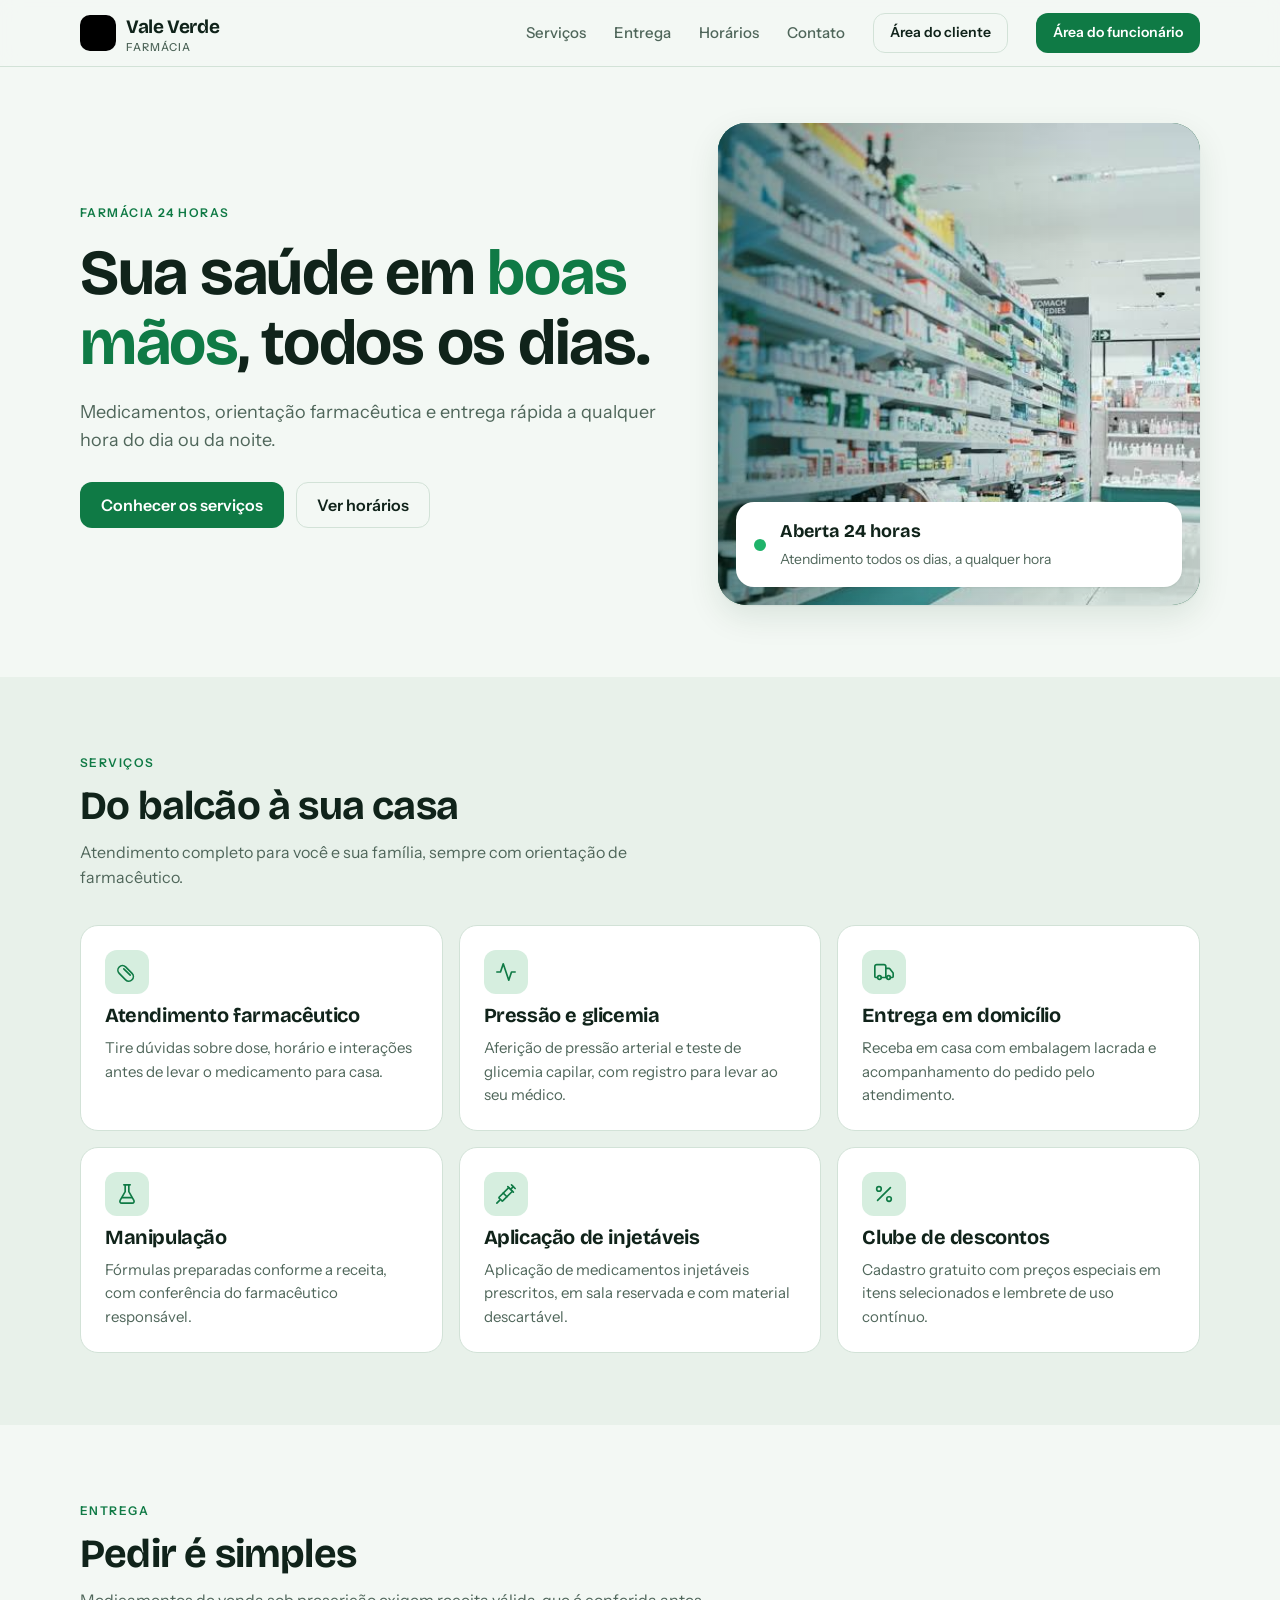
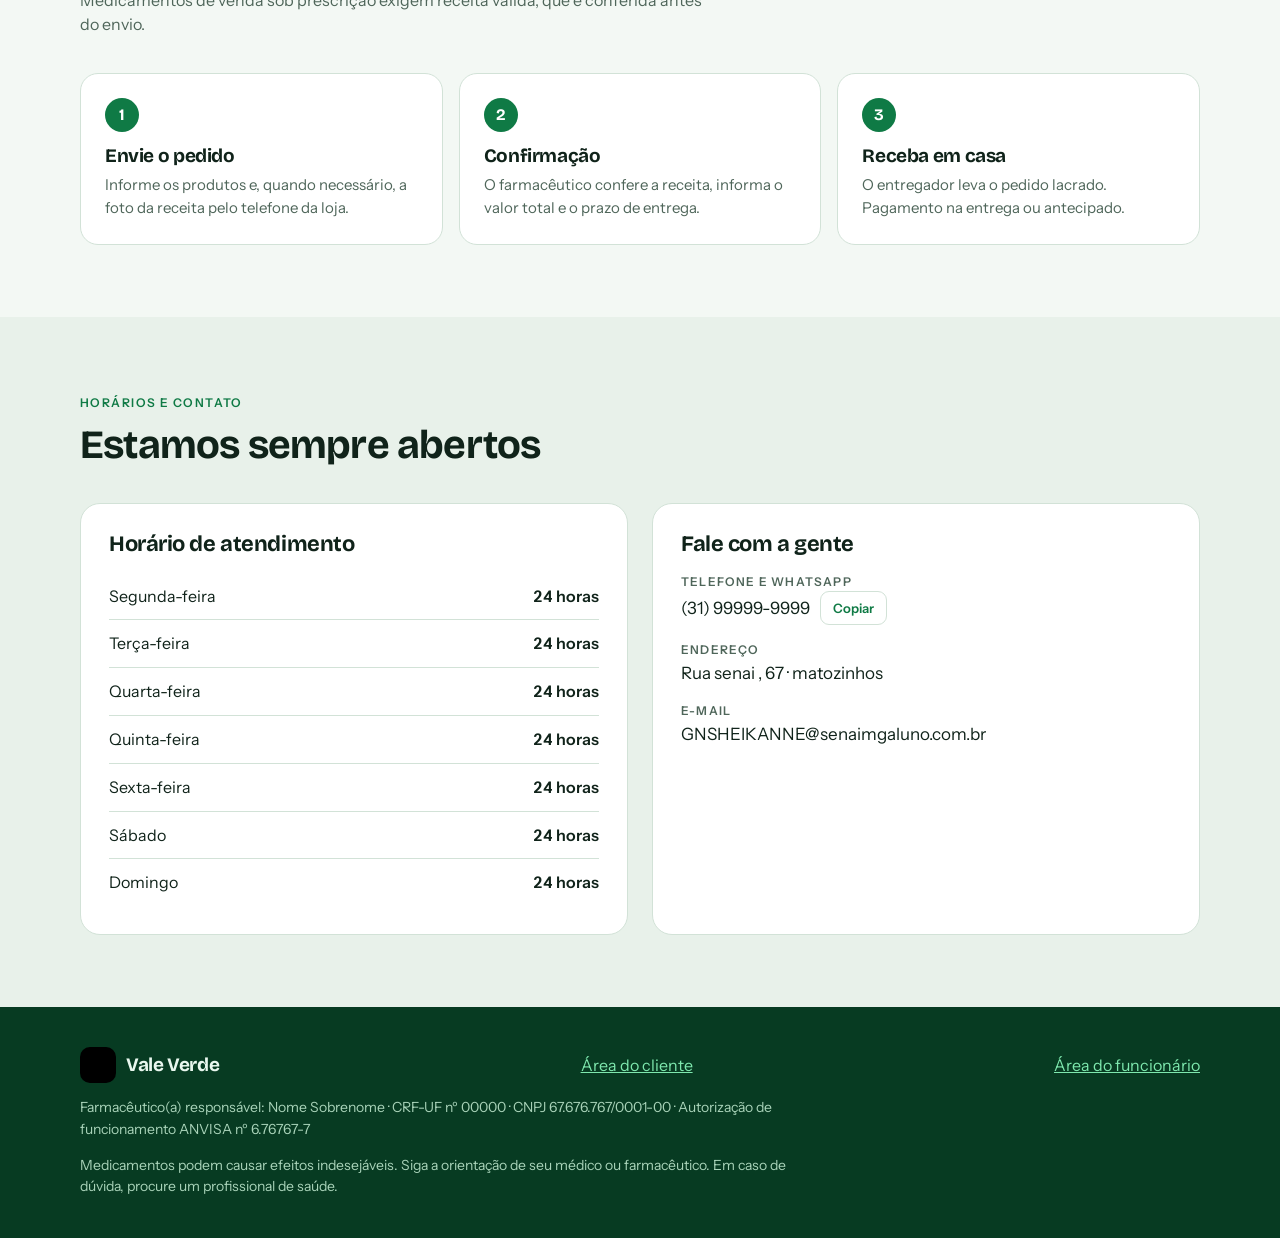
<file: index.html>
<!DOCTYPE html>
<html lang="pt-BR">
<head>
  <meta charset="UTF-8">
  <meta name="viewport" content="width=device-width, initial-scale=1.0">
  <title>Início | Farmácia Vale Verde</title>
  <link rel="preconnect" href="https://fonts.googleapis.com">
  <link rel="preconnect" href="https://fonts.gstatic.com" crossorigin>
  <link href="https://fonts.googleapis.com/css2?family=Bricolage+Grotesque:opsz,wght@12..96,500;12..96,700&family=Instrument+Sans:wght@400;500;600&display=swap" rel="stylesheet">
  <link rel="stylesheet" href="style.css">
  <script src="script.js" defer></script>
</head>
<body>
<svg width="0" height="0" style="position:absolute" aria-hidden="true">
  <symbol id="mark" viewBox="0 0 40 40">
    <rect class="m-bg" width="40" height="40" rx="11"></rect>
    <path class="m-cross" d="M17 9h6v8h8v6h-8v8h-6v-8H9v-6h8z"></path>
  </symbol>
</svg>
<div id="view-inicio">
  <header class="site-header">
    <div class="wrap">
      <a class="logo" href="index.html" aria-label="Farmácia Vale Verde, início">
        <svg aria-hidden="true"><use href="#mark"></use></svg>
        <span>Vale Verde<small>Farmácia</small></span>
      </a>
      <nav class="nav" aria-label="Principal">
        <a class="link" href="#servicos">Serviços</a>
        <a class="link" href="#entrega">Entrega</a>
        <a class="link" href="#horarios">Horários</a>
        <a class="link" href="#contato">Contato</a>
        <a class="btn btn-ghost btn-sm" href="cliente.html">Área do cliente</a>
        <a class="btn btn-primary btn-sm" href="funcionario.html">Área do funcionário</a>
      </nav>
    </div>
  </header>

  <main>
    <section class="hero">
      <div class="wrap">
        <div>
          <span class="eyebrow">Farmácia 24 horas</span>
          <h1>Sua saúde em <em>boas mãos</em>, todos os dias.</h1>
          <p class="lead">Medicamentos, orientação farmacêutica e entrega rápida a qualquer hora do dia ou da noite.</p>
          <div class="actions">
            <a class="btn btn-primary" href="#servicos">Conhecer os serviços</a>
            <a class="btn btn-ghost" href="#horarios">Ver horários</a>
          </div>
        </div>
        <div class="hero-art hero-photo" aria-hidden="true">
          <img src="farmacia.jpg" alt="Corredor de uma farmácia com prateleiras de medicamentos">
          <div class="status-card" role="status">
            <span class="pulse" id="pulse"></span>
            <div>
              <strong id="open-title">Aberta 24 horas</strong>
              <span id="open-sub">Atendimento todos os dias, a qualquer hora</span>
            </div>
          </div>
        </div>
      </div>
    </section>

    <section class="section alt" id="servicos">
      <div class="wrap">
        <div class="section-head">
          <span class="eyebrow">Serviços</span>
          <h2>Do balcão à sua casa</h2>
          <p>Atendimento completo para você e sua família, sempre com orientação de farmacêutico.</p>
        </div>
        <div class="grid-services">
          <article class="service">
            <div class="ico"><svg viewBox="0 0 24 24"><path d="M10.5 20.5 3.5 13.5a4.95 4.95 0 0 1 7-7l7 7a4.95 4.95 0 0 1-7 7Z"/><path d="m8.5 8.5 7 7"/></svg></div>
            <h3>Atendimento farmacêutico</h3>
            <p>Tire dúvidas sobre dose, horário e interações antes de levar o medicamento para casa.</p>
          </article>
          <article class="service">
            <div class="ico"><svg viewBox="0 0 24 24"><path d="M22 12h-4l-3 9L9 3l-3 9H2"/></svg></div>
            <h3>Pressão e glicemia</h3>
            <p>Aferição de pressão arterial e teste de glicemia capilar, com registro para levar ao seu médico.</p>
          </article>
          <article class="service">
            <div class="ico"><svg viewBox="0 0 24 24"><path d="M14 18V6a2 2 0 0 0-2-2H4a2 2 0 0 0-2 2v11a1 1 0 0 0 1 1h2"/><path d="M15 18H9"/><path d="M19 18h2a1 1 0 0 0 1-1v-3.65a1 1 0 0 0-.22-.624l-3.48-4.35A1 1 0 0 0 17.52 8H14"/><circle cx="17" cy="18" r="2"/><circle cx="7" cy="18" r="2"/></svg></div>
            <h3>Entrega em domicílio</h3>
            <p>Receba em casa com embalagem lacrada e acompanhamento do pedido pelo atendimento.</p>
          </article>
          <article class="service">
            <div class="ico"><svg viewBox="0 0 24 24"><path d="M10 2v7.5L4.5 19a2 2 0 0 0 1.7 3h11.6a2 2 0 0 0 1.7-3L14 9.5V2"/><path d="M8.5 2h7"/><path d="M7 16h10"/></svg></div>
            <h3>Manipulação</h3>
            <p>Fórmulas preparadas conforme a receita, com conferência do farmacêutico responsável.</p>
          </article>
          <article class="service">
            <div class="ico"><svg viewBox="0 0 24 24"><path d="m18 2 4 4"/><path d="m17 7 3-3"/><path d="M19 9 8.7 19.3a1 1 0 0 1-1.4 0L4.7 16.7a1 1 0 0 1 0-1.4L15 5"/><path d="m9 11 4 4"/><path d="m5 19-3 3"/><path d="m14 4 6 6"/></svg></div>
            <h3>Aplicação de injetáveis</h3>
            <p>Aplicação de medicamentos injetáveis prescritos, em sala reservada e com material descartável.</p>
          </article>
          <article class="service">
            <div class="ico"><svg viewBox="0 0 24 24"><path d="m19 5-14 14"/><circle cx="6.5" cy="6.5" r="2.5"/><circle cx="17.5" cy="17.5" r="2.5"/></svg></div>
            <h3>Clube de descontos</h3>
            <p>Cadastro gratuito com preços especiais em itens selecionados e lembrete de uso contínuo.</p>
          </article>
        </div>
      </div>
    </section>

    <section class="section" id="entrega">
      <div class="wrap">
        <div class="section-head">
          <span class="eyebrow">Entrega</span>
          <h2>Pedir é simples</h2>
          <p>Medicamentos de venda sob prescrição exigem receita válida, que é conferida antes do envio.</p>
        </div>
        <ol class="steps">
          <li>
            <h3>Envie o pedido</h3>
            <p>Informe os produtos e, quando necessário, a foto da receita pelo telefone da loja.</p>
          </li>
          <li>
            <h3>Confirmação</h3>
            <p>O farmacêutico confere a receita, informa o valor total e o prazo de entrega.</p>
          </li>
          <li>
            <h3>Receba em casa</h3>
            <p>O entregador leva o pedido lacrado. Pagamento na entrega ou antecipado.</p>
          </li>
        </ol>
      </div>
    </section>

    <section class="section alt" id="horarios">
      <div class="wrap">
        <div class="section-head">
          <span class="eyebrow">Horários e contato</span>
          <h2>Estamos sempre abertos</h2>
        </div>
        <div class="split">
          <div class="panel" id="contato">
            <h3>Horário de atendimento</h3>
            <table class="hours" id="hours-table">
              <tbody>
                <tr data-d="1"><td>Segunda-feira</td><td>24 horas</td></tr>
                <tr data-d="2"><td>Terça-feira</td><td>24 horas</td></tr>
                <tr data-d="3"><td>Quarta-feira</td><td>24 horas</td></tr>
                <tr data-d="4"><td>Quinta-feira</td><td>24 horas</td></tr>
                <tr data-d="5"><td>Sexta-feira</td><td>24 horas</td></tr>
                <tr data-d="6"><td>Sábado</td><td>24 horas</td></tr>
                <tr data-d="0"><td>Domingo</td><td>24 horas</td></tr>
              </tbody>
            </table>
          </div>
          <div class="panel">
            <h3>Fale com a gente</h3>
            <dl class="contact-list">
              <div>
                <dt>Telefone e WhatsApp</dt>
                <dd class="copy-row" style="margin:0"><span class="v" id="fone">(31) 99999-9999</span><button class="copy-btn" type="button" id="copy-fone">Copiar</button></dd>
              </div>
              <div>
                <dt>Endereço</dt>
                <dd class="v" style="margin:0">Rua senai , 67 · matozinhos</dd>
              </div>
              <div>
                <dt>E-mail</dt>
                <dd class="v" style="margin:0">GNSHEIKANNE@senaimgaluno.com.br</dd>
              </div>
            </dl>
          </div>
        </div>
      </div>
    </section>
  </main>

  <footer class="site-footer">
    <div class="wrap">
      <div class="foot-row">
        <a class="logo" href="index.html" style="color:var(--deep-fg)">
          <svg aria-hidden="true"><use href="#mark"></use></svg>
          <span>Vale Verde</span>
        </a>
        <a href="cliente.html">Área do cliente</a>
        <a href="funcionario.html">Área do funcionário</a>
      </div>
      <p>Farmacêutico(a) responsável: Nome Sobrenome · CRF-UF nº 00000 · CNPJ 67.676.767/0001-00 · Autorização de funcionamento ANVISA nº 6.76767-7</p>
      <p>Medicamentos podem causar efeitos indesejáveis. Siga a orientação de seu médico ou farmacêutico. Em caso de dúvida, procure um profissional de saúde.</p>
    </div>
  </footer>
</div>

<!-- ============ LOGIN DOS FUNCIONÁRIOS ============ -->
</body>
</html>
</file>
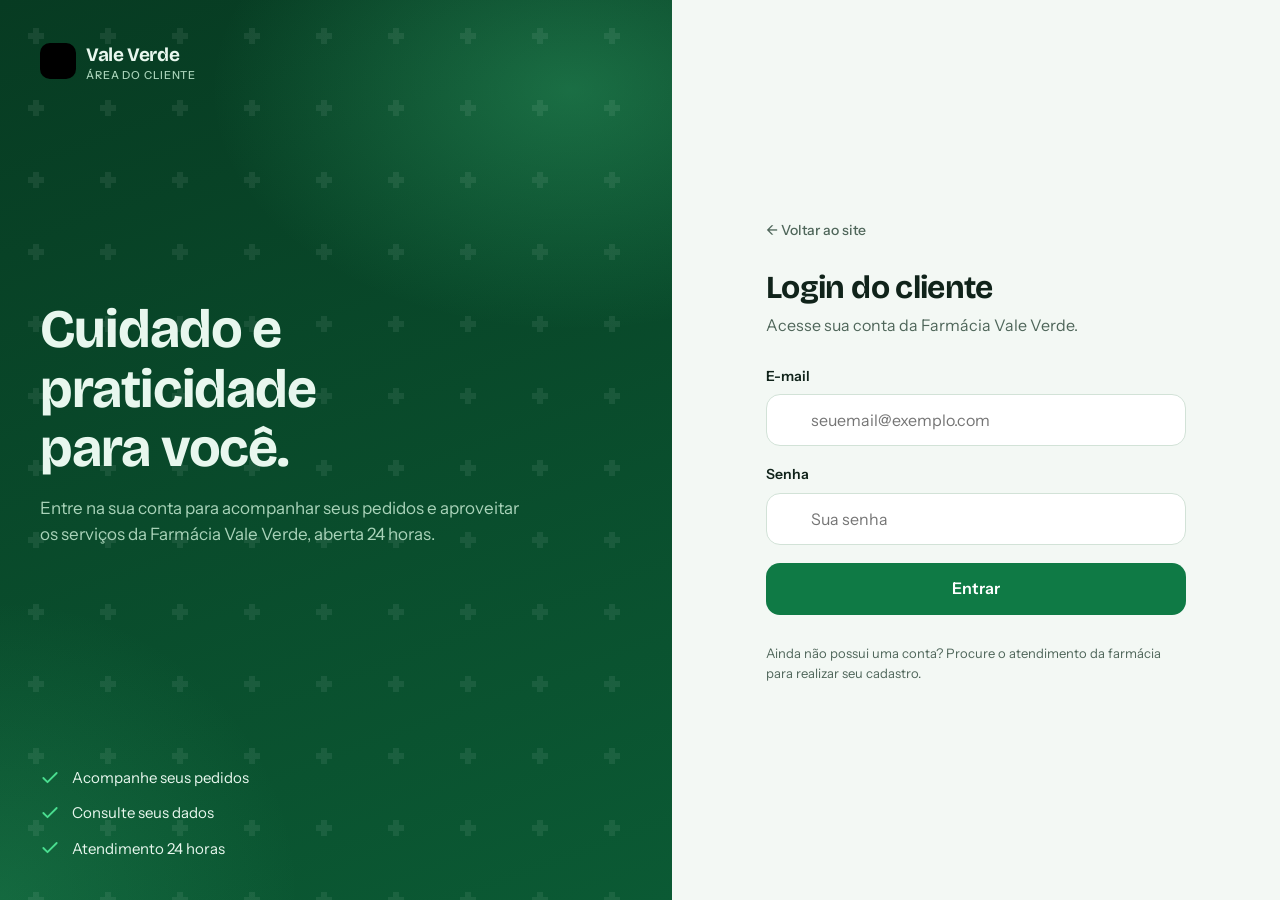
<file: cliente.html>
<!DOCTYPE html>
<html lang="pt-BR">
<head>
  <meta charset="UTF-8">
  <meta name="viewport" content="width=device-width, initial-scale=1.0">
  <title>Área do cliente | Farmácia Vale Verde</title>
  <link rel="preconnect" href="https://fonts.googleapis.com">
  <link rel="preconnect" href="https://fonts.gstatic.com" crossorigin>
  <link href="https://fonts.googleapis.com/css2?family=Bricolage+Grotesque:opsz,wght@12..96,500;12..96,700&family=Instrument+Sans:wght@400;500;600&display=swap" rel="stylesheet">
  <link rel="stylesheet" href="style.css">
  <script src="script.js" defer></script>
</head>
<body>
<svg width="0" height="0" style="position:absolute" aria-hidden="true">
  <symbol id="mark" viewBox="0 0 40 40">
    <rect class="m-bg" width="40" height="40" rx="11"></rect>
    <path class="m-cross" d="M17 9h6v8h8v6h-8v8h-6v-8H9v-6h8z"></path>
  </symbol>
</svg>
<div id="view-cliente" class="login">
  <aside class="login-brand">
    <a class="logo" href="index.html"><svg aria-hidden="true"><use href="#mark"></use></svg><span>Vale Verde<small>Área do cliente</small></span></a>
    <div>
      <h1>Cuidado e praticidade para você.</h1>
      <p class="lede">Entre na sua conta para acompanhar seus pedidos e aproveitar os serviços da Farmácia Vale Verde, aberta 24 horas.</p>
    </div>
    <ul class="points">
      <li><svg viewBox="0 0 24 24"><path d="M20 6 9 17l-5-5"/></svg>Acompanhe seus pedidos</li>
      <li><svg viewBox="0 0 24 24"><path d="M20 6 9 17l-5-5"/></svg>Consulte seus dados</li>
      <li><svg viewBox="0 0 24 24"><path d="M20 6 9 17l-5-5"/></svg>Atendimento 24 horas</li>
    </ul>
  </aside>
  <div class="login-side">
    <div class="login-card">
      <a class="back-link" href="index.html">← Voltar ao site</a>
      <h2>Login do cliente</h2>
      <p class="sub">Acesse sua conta da Farmácia Vale Verde.</p>
      <form id="customer-login-form">
        <div class="field"><label for="cliente-email">E-mail</label><div class="control"><input id="cliente-email" type="email" required autocomplete="email" placeholder="seuemail@exemplo.com"></div></div>
        <div class="field"><label for="cliente-senha">Senha</label><div class="control"><input id="cliente-senha" type="password" required minlength="6" autocomplete="current-password" placeholder="Sua senha"></div></div>
        <button class="btn btn-primary" type="submit">Entrar</button>
        <p class="form-message" id="customer-login-message" role="status"></p>
      </form>
      <p class="login-foot">Ainda não possui uma conta? Procure o atendimento da farmácia para realizar seu cadastro.</p>
    </div>
  </div>
</div>


</body>
</html>
</file>
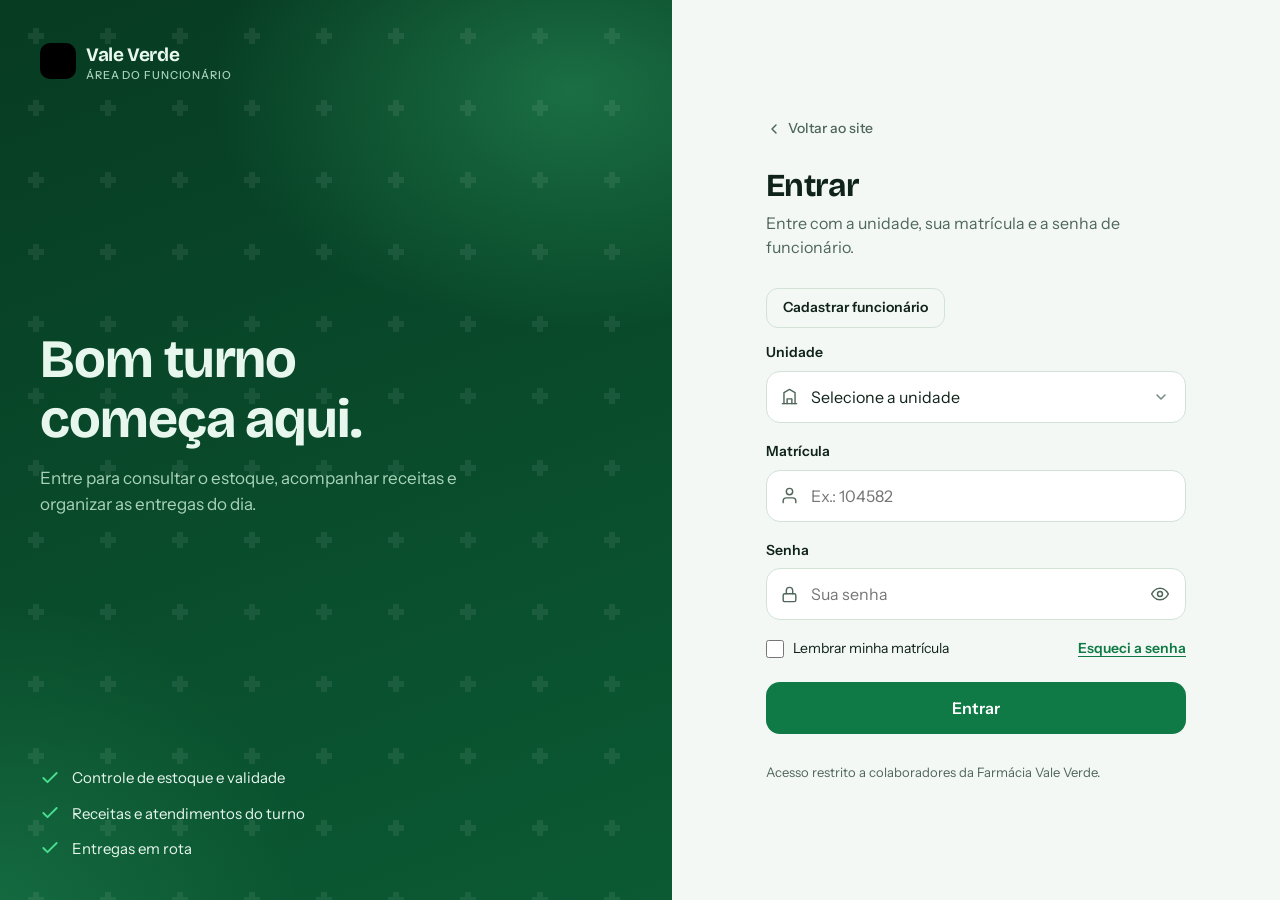
<file: funcionario.html>
<!DOCTYPE html>
<html lang="pt-BR">
<head>
  <meta charset="UTF-8">
  <meta name="viewport" content="width=device-width, initial-scale=1.0">
  <title>Área do funcionário | Farmácia Vale Verde</title>
  <link rel="preconnect" href="https://fonts.googleapis.com">
  <link rel="preconnect" href="https://fonts.gstatic.com" crossorigin>
  <link href="https://fonts.googleapis.com/css2?family=Bricolage+Grotesque:opsz,wght@12..96,500;12..96,700&family=Instrument+Sans:wght@400;500;600&display=swap" rel="stylesheet">
  <link rel="stylesheet" href="style.css">
  <script src="script.js" defer></script>
</head>
<body>
<svg width="0" height="0" style="position:absolute" aria-hidden="true">
  <symbol id="mark" viewBox="0 0 40 40">
    <rect class="m-bg" width="40" height="40" rx="11"></rect>
    <path class="m-cross" d="M17 9h6v8h8v6h-8v8h-6v-8H9v-6h8z"></path>
  </symbol>
</svg>
<div id="view-entrar" class="login">
  <aside class="login-brand">
    <a class="logo" href="index.html">
      <svg aria-hidden="true"><use href="#mark"></use></svg>
      <span>Vale Verde<small>Área do funcionário</small></span>
    </a>
    <div>
      <h1>Bom turno começa aqui.</h1>
      <p class="lede">Entre para consultar o estoque, acompanhar receitas e organizar as entregas do dia.</p>
    </div>
    <ul class="points">
      <li><svg viewBox="0 0 24 24"><path d="M20 6 9 17l-5-5"/></svg>Controle de estoque e validade</li>
      <li><svg viewBox="0 0 24 24"><path d="M20 6 9 17l-5-5"/></svg>Receitas e atendimentos do turno</li>
      <li><svg viewBox="0 0 24 24"><path d="M20 6 9 17l-5-5"/></svg>Entregas em rota</li>
    </ul>
  </aside>

  <div class="login-side">
    <div class="login-card">
      <a class="back-link" href="index.html">
        <svg width="16" height="16" viewBox="0 0 24 24" fill="none" stroke="currentColor" stroke-width="2.2" stroke-linecap="round" stroke-linejoin="round" aria-hidden="true"><path d="m15 18-6-6 6-6"/></svg>
        Voltar ao site
      </a>
      <h2>Entrar</h2>
      <p class="sub">Entre com a unidade, sua matrícula e a senha de funcionário.</p>


      <div class="inline-actions">
        <button class="btn btn-ghost btn-sm" type="button" id="show-employee-register">Cadastrar funcionário</button>
      </div>
      <form id="employee-register" class="form-extra" hidden>
        <h3>Cadastro de funcionário</h3>
        <div class="form-grid">
          <div class="field"><label for="func-nome">Nome completo</label><input id="func-nome" required placeholder="Nome completo"></div>
          <div class="field"><label for="func-cpf">CPF</label><input id="func-cpf" required inputmode="numeric" placeholder="000.000.000-00"></div>
          <div class="field"><label for="func-email">E-mail</label><input id="func-email" type="email" required placeholder="nome@email.com"></div>
          <div class="field"><label for="func-telefone">Telefone</label><input id="func-telefone" type="tel" required placeholder="(00) 00000-0000"></div>
          <div class="field"><label for="func-cargo">Cargo</label><input id="func-cargo" required placeholder="Ex.: Atendente"></div>
          <div class="field"><label for="func-salario">Salário (R$)</label><input id="func-salario" type="number" min="0" step="0.01" required placeholder="Ex.: 2500"></div>
          <div class="field"><label for="func-turno">Turno</label><select id="func-turno" required><option value="">Selecione</option><option>Manhã</option><option>Tarde</option><option>Noite</option><option>Madrugada</option><option>Escala 12x36</option></select></div>
          <div class="field"><label for="func-endereco">Endereço</label><input id="func-endereco" required placeholder="Rua, número, bairro e cidade"></div>
        </div>
        <button class="btn btn-primary btn-sm" type="submit">Enviar cadastro</button>
        <p class="form-message" id="employee-register-message" role="status"></p>
      </form>

      <form id="login-form" novalidate>
        <div class="field" id="f-unidade">
          <label for="unidade">Unidade</label>
          <div class="control">
            <svg class="lead-ico" viewBox="0 0 24 24" aria-hidden="true"><path d="M3 21h18"/><path d="M5 21V7l7-4 7 4v14"/><path d="M9 21v-6h6v6"/></svg>
            <select id="unidade" name="unidade" aria-describedby="e-unidade">
              <option value="">Selecione a unidade</option>
              <option value="Unidade Centro">Unidade Centro</option>
              <option value="Unidade Norte">Unidade Norte</option>
              <option value="Unidade Sul">Unidade Sul</option>
            </select>
          </div>
          <p class="err" id="e-unidade" role="alert"></p>
        </div>

        <div class="field" id="f-mat">
          <label for="mat">Matrícula</label>
          <div class="control">
            <svg class="lead-ico" viewBox="0 0 24 24" aria-hidden="true"><path d="M20 21v-2a4 4 0 0 0-4-4H8a4 4 0 0 0-4 4v2"/><circle cx="12" cy="7" r="4"/></svg>
            <input id="mat" name="mat" type="text" inputmode="numeric" autocomplete="username" placeholder="Ex.: 104582" aria-describedby="e-mat">
          </div>
          <p class="err" id="e-mat" role="alert"></p>
        </div>

        <div class="field" id="f-senha">
          <label for="senha">Senha</label>
          <div class="control">
            <svg class="lead-ico" viewBox="0 0 24 24" aria-hidden="true"><rect x="4" y="11" width="16" height="10" rx="2"/><path d="M8 11V7a4 4 0 0 1 8 0v4"/></svg>
            <input id="senha" name="senha" type="password" autocomplete="current-password" placeholder="Sua senha" aria-describedby="e-senha">
            <button class="eye" type="button" id="toggle-pw" aria-label="Mostrar senha" aria-pressed="false">
              <svg viewBox="0 0 24 24" id="eye-ico"><path d="M2 12s3.5-7 10-7 10 7 10 7-3.5 7-10 7S2 12 2 12Z"/><circle cx="12" cy="12" r="3"/></svg>
            </button>
          </div>
          <p class="err" id="e-senha" role="alert"></p>
        </div>

        <div class="row-between">
          <label class="check"><input type="checkbox" id="lembrar"> Lembrar minha matrícula</label>
          <button class="linkbtn" type="button" id="forgot">Esqueci a senha</button>
        </div>

        <button class="btn btn-primary" type="submit" id="submit-btn"><span id="submit-label">Entrar</span></button>
        <div class="notice info" id="forgot-msg" hidden>Para redefinir a senha, procure o gerente da sua unidade.</div>
      </form>
      <p class="login-foot">Acesso restrito a colaboradores da Farmácia Vale Verde.</p>
    </div>
  </div>
</div>


<!-- ============ LOGIN DO CLIENTE ============ -->
<div id="view-painel" hidden>
  <header class="app-top">
    <div class="wrap">
      <a class="logo" href="#painel">
        <svg aria-hidden="true"><use href="#mark"></use></svg>
        <span>Vale Verde<small id="p-unit">Unidade</small></span>
      </a>
      <div class="who">
        <span class="chip"><strong id="p-mat">Matrícula</strong><span>Sessão ativa</span></span>
        <button class="btn btn-ghost btn-sm" type="button" id="logout">Sair</button>
      </div>
    </div>
  </header>
  <main class="app-main">
    <div class="wrap">
      <h1 id="p-greet">Bom dia</h1>
      <p class="date" id="p-date"></p>

      <div class="tiles">
        <div class="tile hot"><div class="k">Atendimentos hoje</div><div class="n">128</div><div class="d">meta do dia: 150</div></div>
        <div class="tile"><div class="k">Receitas aguardando</div><div class="n">7</div><div class="d">2 com retenção</div></div>
        <div class="tile"><div class="k">Estoque baixo</div><div class="n">12</div><div class="d">3 em nível crítico</div></div>
        <div class="tile"><div class="k">Entregas em rota</div><div class="n">5</div><div class="d">próxima chega em 12 min</div></div>
      </div>

      <div class="cols">
        <section class="card">
          <h2>Reposição de estoque</h2>
          <div class="scroll-x">
            <table class="data">
              <thead><tr><th>Produto</th><th class="num">Em estoque</th><th class="num">Mínimo</th><th>Situação</th></tr></thead>
              <tbody>
                <tr><td>Dipirona 500 mg, cx. com 10 comp.</td><td class="num">4</td><td class="num">20</td><td><span class="pill crit">Crítico</span></td></tr>
                <tr><td>Amoxicilina 500 mg, cx. com 21 cáps.</td><td class="num">3</td><td class="num">12</td><td><span class="pill crit">Crítico</span></td></tr>
                <tr><td>Soro fisiológico 0,9%, 500 ml</td><td class="num">6</td><td class="num">15</td><td><span class="pill crit">Crítico</span></td></tr>
                <tr><td>Losartana 50 mg, cx. com 30 comp.</td><td class="num">9</td><td class="num">15</td><td><span class="pill low">Baixo</span></td></tr>
                <tr><td>Protetor solar FPS 50, 120 ml</td><td class="num">8</td><td class="num">10</td><td><span class="pill low">Baixo</span></td></tr>
              </tbody>
            </table>
          </div>
        </section>

        <section class="card">
          <h2>Tarefas do turno</h2>
          <ul class="tasks" id="tasks">
            <li><label><input type="checkbox"><span>Conferir temperatura da geladeira de vacinas</span></label></li>
            <li><label><input type="checkbox"><span>Registrar controlados no livro</span></label></li>
            <li><label><input type="checkbox"><span>Conferir validades da prateleira de xaropes</span></label></li>
            <li><label><input type="checkbox"><span>Separar pedidos de entrega da tarde</span></label></li>
            <li><label><input type="checkbox"><span>Fechar o caixa e passar o turno</span></label></li>
          </ul>
          <p class="progress" id="progress-text">0 de 5 concluídas</p>
          <div class="bar" aria-hidden="true"><i id="progress-bar"></i></div>
        </section>
      </div>
    </div>
  </main>
</div>
</body>
</html>
</file>
<file: style.css>
:root{color-scheme:light;box-sizing:border-box;padding-top:env(safe-area-inset-top,0px);padding-bottom:env(safe-area-inset-bottom,0px)}html{scroll-padding-top:env(safe-area-inset-top,0px)}body{margin:0;padding:0;font:14px -apple-system,BlinkMacSystemFont,sans-serif;background:#fff;color:#000}img{max-width:100%}[hidden]:not([hidden=until-found i]){display:none!important}
/* Foto da página inicial */
.hero-art.hero-photo { background: #0b5a34; }
.hero-art.hero-photo img {
  display: block; width: 100%; height: 100%; object-fit: cover;
}
.hero-art.hero-photo::after {
  content: ""; position: absolute; inset: 0;
  background: linear-gradient(90deg, rgba(5, 42, 25, .48) 0%, rgba(5, 42, 25, .16) 42%, transparent 78%);
  pointer-events: none;
}
.hero-art.hero-photo .status-card { z-index: 2; }

/* Cadastro de funcionário e acesso do cliente */
.form-extra { margin: 18px 0; padding: 18px; border: 1px solid var(--line); border-radius: 16px; background: var(--surface-2); }
.form-extra h3 { font-size: 19px; margin-bottom: 12px; }
.form-grid { display: grid; grid-template-columns: 1fr 1fr; gap: 12px; }
.form-grid .field { margin-bottom: 4px; }
.form-grid input, .form-grid select {
  width: 100%; min-height: 46px; padding: 10px 12px;
  border: 1px solid var(--line); border-radius: 10px; background: var(--surface);
}
.form-grid .wide { grid-column: 1 / -1; }
.form-extra .btn { margin-top: 12px; }
.inline-actions { display:flex; flex-wrap:wrap; gap:10px; margin: 14px 0; }
.form-message { margin-top: 12px; color: var(--brand-strong); font-weight: 600; }
@media (max-width: 640px) { .form-grid { grid-template-columns: 1fr; } .form-grid .wide { grid-column:auto; } }


/* Layout: site público em uma coluna com hero dividido; login em tela dividida (marca à esquerda, formulário à direita); painel com indicadores, estoque e tarefas do turno. */
:root {
  --font-display: 'Bricolage Grotesque', 'Segoe UI', system-ui, sans-serif;
  --font-body: 'Instrument Sans', 'Segoe UI', system-ui, sans-serif;
  --bg: #f3f8f4;
  --surface: #ffffff;
  --surface-2: #e8f1ea;
  --fg: #10231a;
  --muted: #4f665a;
  --line: #d2e2d7;
  --brand: #0f7a45;
  --brand-strong: #0a5a32;
  --brand-ink: #ffffff;
  --brand-soft: #d6eedf;
  --deep: #073b22;
  --deep-2: #0b5a34;
  --deep-fg: #e8f7ee;
  --deep-muted: #a9d3b9;
  --danger: #b42318;
  --danger-soft: #fde8e6;
  --warn: #8a5300;
  --warn-soft: #fff0d0;
  --shadow: 0 1px 2px rgba(7, 59, 34, .06), 0 12px 32px rgba(7, 59, 34, .10);
  color-scheme: light;
}
@media (prefers-color-scheme: dark) {
  :root:not([data-theme="light"]) {
    --bg: #09140e;
    --surface: #101f17;
    --surface-2: #162a1e;
    --fg: #e6f2ea;
    --muted: #9db7a7;
    --line: #25392c;
    --brand: #3ecf86;
    --brand-strong: #6fe0a6;
    --brand-ink: #04200f;
    --brand-soft: #14382450;
    --deep: #06261a;
    --deep-2: #0b4a2c;
    --danger: #ff8f84;
    --danger-soft: #3a1815;
    --warn: #f0b95a;
    --warn-soft: #33260c;
    --shadow: 0 1px 2px rgba(0, 0, 0, .4), 0 12px 32px rgba(0, 0, 0, .35);
    color-scheme: dark;
  }
}
:root[data-theme="dark"] {
  --bg: #09140e;
  --surface: #101f17;
  --surface-2: #162a1e;
  --fg: #e6f2ea;
  --muted: #9db7a7;
  --line: #25392c;
  --brand: #3ecf86;
  --brand-strong: #6fe0a6;
  --brand-ink: #04200f;
  --brand-soft: #14382450;
  --deep: #06261a;
  --deep-2: #0b4a2c;
  --danger: #ff8f84;
  --danger-soft: #3a1815;
  --warn: #f0b95a;
  --warn-soft: #33260c;
  --shadow: 0 1px 2px rgba(0, 0, 0, .4), 0 12px 32px rgba(0, 0, 0, .35);
  color-scheme: dark;
}

* { box-sizing: border-box; }
html { scroll-behavior: smooth; }
body {
  background: var(--bg);
  color: var(--fg);
  font-family: var(--font-body);
  font-size: 16px;
  line-height: 1.55;
  -webkit-font-smoothing: antialiased;
}
body::before {
  content: "";
  position: fixed;
  inset: 0 0 auto;
  height: env(safe-area-inset-top, 0px);
  background: var(--bg);
  z-index: 10;
}
h1, h2, h3 { font-family: var(--font-display); line-height: 1.1; letter-spacing: -0.02em; text-wrap: balance; margin: 0; }
p { margin: 0; }
a { color: var(--brand); }
button, input, select { font: inherit; color: inherit; }
:focus-visible { outline: 3px solid var(--brand); outline-offset: 2px; border-radius: 6px; }

.wrap {
  width: 100%;
  max-width: 1160px;
  margin-inline: auto;
  padding-left: max(20px, env(safe-area-inset-left, 0px));
  padding-right: max(20px, env(safe-area-inset-right, 0px));
}
.eyebrow {
  font-size: 12px;
  font-weight: 600;
  letter-spacing: .12em;
  text-transform: uppercase;
  color: var(--brand);
}

/* Botões */
.btn {
  display: inline-flex;
  align-items: center;
  justify-content: center;
  gap: 8px;
  min-height: 46px;
  padding: 0 20px;
  border-radius: 12px;
  border: 1.5px solid transparent;
  font-weight: 600;
  text-decoration: none;
  cursor: pointer;
  transition: transform .15s ease, background-color .15s ease, border-color .15s ease;
}
.btn:active { transform: translateY(1px); }
.btn-primary { background: var(--brand); color: var(--brand-ink); }
.btn-primary:hover { background: var(--brand-strong); }
:root[data-theme="dark"] .btn-primary:hover { color: #04200f; }
.btn-ghost { background: transparent; color: var(--fg); border-color: var(--line); }
.btn-ghost:hover { border-color: var(--brand); color: var(--brand); }
.btn-sm { min-height: 40px; padding: 0 16px; font-size: 14px; }
.btn[disabled] { opacity: .7; cursor: progress; }

/* Logo */
.logo { display: inline-flex; align-items: center; gap: 10px; text-decoration: none; color: inherit; font-family: var(--font-display); font-weight: 700; font-size: 19px; letter-spacing: -0.02em; }
.logo svg { width: 36px; height: 36px; flex: none; }
.logo .m-bg { fill: var(--brand); }
.logo .m-cross { fill: var(--brand-ink); }
.logo small { display: block; font-family: var(--font-body); font-weight: 500; font-size: 11px; letter-spacing: .08em; text-transform: uppercase; color: var(--muted); line-height: 1.1; }

/* Cabeçalho do site */
.site-header {
  position: sticky;
  top: env(safe-area-inset-top, 0px);
  z-index: 20;
  background: color-mix(in srgb, var(--bg) 88%, transparent);
  backdrop-filter: blur(10px);
  border-bottom: 1px solid var(--line);
}
.site-header .wrap { display: flex; align-items: center; justify-content: space-between; gap: 16px; padding-block: 12px; }
.nav { display: flex; align-items: center; gap: 28px; }
.nav a.link { color: var(--muted); text-decoration: none; font-weight: 500; font-size: 15px; }
.nav a.link:hover { color: var(--brand); }

/* Hero */
.hero { padding-block: 56px 72px; }
.hero .wrap { display: grid; grid-template-columns: 1.1fr .9fr; gap: 48px; align-items: center; }
.hero h1 { font-size: clamp(38px, 5.4vw, 64px); margin-top: 14px; }
.hero h1 em { font-style: normal; color: var(--brand); }
.hero p.lead { margin-top: 20px; font-size: 18px; color: var(--muted); max-width: 52ch; }
.hero .actions { display: flex; flex-wrap: wrap; gap: 12px; margin-top: 28px; }
.hero-art { position: relative; border-radius: 28px; background: linear-gradient(150deg, var(--deep) 0%, var(--deep-2) 100%); aspect-ratio: 1 / 1; max-width: 100%; overflow: hidden; box-shadow: var(--shadow); }
.hero-art svg { position: absolute; inset: 0; width: 100%; height: 100%; }
.cap-a { fill: #ffffff; }
.cap-b { fill: #4ade90; }
.cap-c { fill: #1c8a55; }
.cap-d { fill: #c9f2da; }
.dot-a { fill: #4ade90; opacity: .35; }
.dot-b { fill: #ffffff; opacity: .16; }
.status-card {
  position: absolute;
  left: 18px; right: 18px; bottom: 18px;
  background: var(--surface);
  color: var(--fg);
  border-radius: 18px;
  padding: 16px 18px;
  display: flex;
  align-items: center;
  gap: 14px;
  box-shadow: var(--shadow);
}
.pulse { width: 12px; height: 12px; border-radius: 50%; background: var(--muted); flex: none; }
.pulse.open { background: #1fb36a; box-shadow: 0 0 0 0 rgba(31, 179, 106, .5); animation: pulse 2s infinite; }
@keyframes pulse { 70% { box-shadow: 0 0 0 10px rgba(31, 179, 106, 0); } 100% { box-shadow: 0 0 0 0 rgba(31, 179, 106, 0); } }
.status-card strong { display: block; font-family: var(--font-display); font-size: 18px; }
.status-card span { font-size: 14px; color: var(--muted); }

/* Seções */
.section { padding-block: 72px; }
.section.alt { background: var(--surface-2); }
.section-head { max-width: 640px; margin-bottom: 36px; }
.section-head h2 { font-size: clamp(28px, 3.6vw, 40px); margin-top: 10px; }
.section-head p { margin-top: 12px; color: var(--muted); }

.grid-services { display: grid; grid-template-columns: repeat(3, 1fr); gap: 16px; }
.service { background: var(--surface); border: 1px solid var(--line); border-radius: 18px; padding: 24px; display: flex; flex-direction: column; gap: 10px; transition: border-color .15s ease, transform .15s ease; }
.service:hover { border-color: var(--brand); transform: translateY(-2px); }
.service .ico { width: 44px; height: 44px; border-radius: 12px; background: var(--brand-soft); color: var(--brand); display: grid; place-items: center; }
.service .ico svg { width: 22px; height: 22px; fill: none; stroke: currentColor; stroke-width: 1.8; stroke-linecap: round; stroke-linejoin: round; }
.service h3 { font-size: 20px; }
.service p { color: var(--muted); font-size: 15px; }

/* Entrega em etapas */
.steps { display: grid; grid-template-columns: repeat(3, 1fr); gap: 16px; counter-reset: step; list-style: none; padding: 0; margin: 0; }
.steps li { counter-increment: step; background: var(--surface); border-radius: 18px; padding: 24px; border: 1px solid var(--line); }
.steps li::before { content: counter(step); display: grid; place-items: center; width: 34px; height: 34px; border-radius: 50%; background: var(--brand); color: var(--brand-ink); font-weight: 700; font-family: var(--font-display); margin-bottom: 14px; }
.steps h3 { font-size: 19px; margin-bottom: 6px; }
.steps p { color: var(--muted); font-size: 15px; }

/* Horários e contato */
.split { display: grid; grid-template-columns: 1fr 1fr; gap: 24px; }
.panel { background: var(--surface); border: 1px solid var(--line); border-radius: 20px; padding: 28px; min-width: 0; }
.panel h3 { font-size: 22px; margin-bottom: 16px; }
.hours { width: 100%; border-collapse: collapse; font-variant-numeric: tabular-nums; }
.hours td { padding: 11px 0; border-bottom: 1px solid var(--line); }
.hours tr:last-child td { border-bottom: 0; }
.hours td:last-child { text-align: right; font-weight: 600; }
.hours tr.today td { color: var(--brand); font-weight: 700; }
.contact-list { display: grid; gap: 16px; margin: 0; padding: 0; list-style: none; }
.contact-list dt, .contact-list .k { font-size: 12px; font-weight: 600; letter-spacing: .1em; text-transform: uppercase; color: var(--muted); }
.contact-list .v { font-size: 17px; overflow-wrap: anywhere; }
.copy-row { display: flex; flex-wrap: wrap; align-items: center; gap: 10px; }
.copy-btn { min-height: 34px; padding: 0 12px; border-radius: 9px; border: 1px solid var(--line); background: transparent; cursor: pointer; font-size: 13px; font-weight: 600; color: var(--brand); }
.copy-btn:hover { border-color: var(--brand); }

.site-footer { background: var(--deep); color: var(--deep-fg); padding-block: 40px; }
.site-footer .wrap { display: grid; gap: 14px; }
.site-footer p { font-size: 14px; color: var(--deep-muted); max-width: 80ch; }
.site-footer a { color: #7ee8ae; }
.site-footer .foot-row { display: flex; flex-wrap: wrap; justify-content: space-between; gap: 12px; align-items: center; }

/* Login */
.login { display: grid; grid-template-columns: minmax(0, 1.05fr) minmax(0, .95fr); min-height: calc(100svh - env(safe-area-inset-top, 0px) - env(safe-area-inset-bottom, 0px)); }
.login-brand {
  position: relative;
  overflow: hidden;
  background:
    radial-gradient(600px 400px at 85% 10%, rgba(74, 222, 144, .28), transparent 60%),
    radial-gradient(500px 500px at 0% 100%, rgba(74, 222, 144, .16), transparent 60%),
    linear-gradient(160deg, var(--deep) 0%, var(--deep-2) 100%);
  color: var(--deep-fg);
  padding-block: 40px;
  padding-left: max(40px, env(safe-area-inset-left, 0px));
  padding-right: max(40px, env(safe-area-inset-right, 0px));
  display: flex;
  flex-direction: column;
  justify-content: space-between;
  gap: 40px;
}
.login-brand::after {
  content: "";
  position: absolute;
  inset: 0;
  background-image: url("data:image/svg+xml,%3Csvg xmlns='http://www.w3.org/2000/svg' width='72' height='72'%3E%3Cpath d='M33 28h6v5h5v6h-5v5h-6v-5h-5v-6h5z' fill='%23ffffff' fill-opacity='.07'/%3E%3C/svg%3E");
  pointer-events: none;
}
.login-brand > * { position: relative; z-index: 1; }
.login-brand .logo { color: var(--deep-fg); }
.login-brand .logo .m-bg { fill: #4ade90; }
.login-brand .logo .m-cross { fill: #06261a; }
.login-brand .logo small { color: var(--deep-muted); }
.login-brand h1 { font-size: clamp(34px, 4.4vw, 54px); max-width: 14ch; }
.login-brand p.lede { margin-top: 16px; color: var(--deep-muted); max-width: 44ch; font-size: 17px; }
.points { list-style: none; margin: 0; padding: 0; display: grid; gap: 12px; }
.points li { display: flex; align-items: center; gap: 12px; font-size: 15px; }
.points svg { width: 20px; height: 20px; flex: none; fill: none; stroke: #4ade90; stroke-width: 2.2; stroke-linecap: round; stroke-linejoin: round; }

.login-side {
  display: grid;
  place-items: center;
  padding-block: 40px;
  padding-left: max(24px, env(safe-area-inset-left, 0px));
  padding-right: max(24px, env(safe-area-inset-right, 0px));
}
.login-card { width: 100%; max-width: 420px; animation: rise .5s ease both; }
@keyframes rise { from { opacity: 0; transform: translateY(14px); } to { opacity: 1; transform: none; } }
.back-link { display: inline-flex; align-items: center; gap: 6px; font-size: 14px; font-weight: 500; text-decoration: none; color: var(--muted); margin-bottom: 28px; }
.back-link:hover { color: var(--brand); }
.login-card h2 { font-size: 32px; }
.login-card .sub { color: var(--muted); margin-top: 8px; margin-bottom: 28px; }
.field { margin-bottom: 18px; }
.field label { display: block; font-size: 14px; font-weight: 600; margin-bottom: 7px; }
.control { position: relative; }
.control > svg.lead-ico { position: absolute; left: 14px; top: 50%; width: 19px; height: 19px; margin-top: -9.5px; fill: none; stroke: var(--muted); stroke-width: 1.8; stroke-linecap: round; stroke-linejoin: round; pointer-events: none; }
.control input, .control select {
  width: 100%;
  height: 52px;
  padding: 0 46px 0 44px;
  border-radius: 14px;
  border: 1.5px solid var(--line);
  background: var(--surface);
  transition: border-color .15s ease, box-shadow .15s ease;
  appearance: none;
  -webkit-appearance: none;
}
.control select { background-image: url("data:image/svg+xml,%3Csvg xmlns='http://www.w3.org/2000/svg' width='16' height='16' viewBox='0 0 24 24' fill='none' stroke='%23778c80' stroke-width='2.4' stroke-linecap='round' stroke-linejoin='round'%3E%3Cpath d='m6 9 6 6 6-6'/%3E%3C/svg%3E"); background-repeat: no-repeat; background-position: right 16px center; }
.control input:hover, .control select:hover { border-color: color-mix(in srgb, var(--brand) 50%, var(--line)); }
.control input:focus, .control select:focus { outline: none; border-color: var(--brand); box-shadow: 0 0 0 4px color-mix(in srgb, var(--brand) 22%, transparent); }
.field.has-error input, .field.has-error select { border-color: var(--danger); }
.field .err { display: none; margin-top: 6px; font-size: 13px; color: var(--danger); }
.field.has-error .err { display: block; }
.eye { position: absolute; right: 6px; top: 50%; transform: translateY(-50%); width: 40px; height: 40px; border: 0; background: transparent; border-radius: 10px; cursor: pointer; display: grid; place-items: center; color: var(--muted); }
.eye:hover { color: var(--brand); }
.eye svg { width: 20px; height: 20px; fill: none; stroke: currentColor; stroke-width: 1.8; stroke-linecap: round; stroke-linejoin: round; }
.row-between { display: flex; align-items: center; justify-content: space-between; gap: 12px; flex-wrap: wrap; margin: 4px 0 22px; font-size: 14px; }
.check { display: inline-flex; align-items: center; gap: 9px; cursor: pointer; }
.check input { width: 18px; height: 18px; accent-color: var(--brand); margin: 0; }
.linkbtn { background: none; border: 0; padding: 0; color: var(--brand); font-weight: 600; cursor: pointer; text-decoration: underline; text-underline-offset: 3px; }
.login-card .btn-primary { width: 100%; min-height: 52px; font-size: 16px; border-radius: 14px; }
.spinner { width: 18px; height: 18px; border-radius: 50%; border: 2.5px solid currentColor; border-right-color: transparent; animation: spin .7s linear infinite; }
@keyframes spin { to { transform: rotate(360deg); } }
.notice { margin-top: 18px; padding: 12px 14px; border-radius: 12px; background: var(--warn-soft); color: var(--warn); font-size: 13.5px; }
.notice.info { background: var(--brand-soft); color: var(--fg); }
.login-foot { margin-top: 28px; font-size: 13px; color: var(--muted); }

/* Painel */
.app-top { position: sticky; top: env(safe-area-inset-top, 0px); z-index: 20; background: var(--surface); border-bottom: 1px solid var(--line); }
.app-top .wrap { display: flex; align-items: center; justify-content: space-between; gap: 16px; padding-block: 12px; }
.who { display: flex; align-items: center; gap: 12px; }
.chip { display: inline-flex; flex-direction: column; text-align: right; line-height: 1.25; font-size: 13px; color: var(--muted); }
.chip strong { color: var(--fg); font-size: 14px; }
.app-main { padding-block: 32px 64px; }
.app-main h1 { font-size: clamp(28px, 3.4vw, 40px); }
.app-main .date { color: var(--muted); margin-top: 6px; text-transform: capitalize; }
.demo-tag { display: inline-block; margin-top: 14px; padding: 4px 10px; border-radius: 999px; font-size: 12px; font-weight: 600; background: var(--warn-soft); color: var(--warn); }
.tiles { display: grid; grid-template-columns: repeat(4, 1fr); gap: 14px; margin-top: 24px; }
.tile { background: var(--surface); border: 1px solid var(--line); border-radius: 18px; padding: 20px; min-width: 0; }
.tile .k { font-size: 13px; color: var(--muted); font-weight: 500; }
.tile .n { font-family: var(--font-display); font-size: 38px; font-weight: 700; letter-spacing: -0.03em; margin-top: 6px; font-variant-numeric: tabular-nums; }
.tile .d { font-size: 13px; margin-top: 4px; color: var(--muted); }
.tile.hot { background: var(--deep); border-color: var(--deep); color: var(--deep-fg); }
.tile.hot .k, .tile.hot .d { color: var(--deep-muted); }
.cols { display: grid; grid-template-columns: 1.6fr 1fr; gap: 16px; margin-top: 16px; align-items: start; }
.card { background: var(--surface); border: 1px solid var(--line); border-radius: 20px; padding: 24px; min-width: 0; }
.card h2 { font-size: 21px; margin-bottom: 16px; }
.scroll-x { overflow-x: auto; }
table.data { width: 100%; border-collapse: collapse; font-size: 15px; font-variant-numeric: tabular-nums; min-width: 460px; }
table.data th { text-align: left; font-size: 12px; letter-spacing: .08em; text-transform: uppercase; color: var(--muted); font-weight: 600; padding: 0 12px 10px 0; }
table.data td { padding: 13px 12px 13px 0; border-top: 1px solid var(--line); }
table.data td.num, table.data th.num { text-align: right; padding-right: 16px; }
.pill { display: inline-block; padding: 3px 10px; border-radius: 999px; font-size: 12.5px; font-weight: 600; }
.pill.crit { background: var(--danger-soft); color: var(--danger); }
.pill.low { background: var(--warn-soft); color: var(--warn); }
.tasks { list-style: none; margin: 0; padding: 0; display: grid; gap: 4px; }
.tasks label { display: flex; align-items: flex-start; gap: 12px; padding: 10px; border-radius: 12px; cursor: pointer; }
.tasks label:hover { background: var(--surface-2); }
.tasks input { width: 19px; height: 19px; margin-top: 2px; accent-color: var(--brand); flex: none; }
.tasks input:checked + span { text-decoration: line-through; color: var(--muted); }
.progress { margin-top: 14px; font-size: 14px; color: var(--muted); }
.bar { height: 8px; border-radius: 999px; background: var(--surface-2); margin-top: 8px; overflow: hidden; }
.bar i { display: block; height: 100%; width: 0; background: var(--brand); border-radius: 999px; transition: width .3s ease; }

/* Responsivo */
@media (max-width: 960px) {
  .hero .wrap { grid-template-columns: 1fr; gap: 36px; }
  .hero-art { max-width: 460px; }
  .grid-services, .steps { grid-template-columns: 1fr 1fr; }
  .split { grid-template-columns: 1fr; }
  .tiles { grid-template-columns: 1fr 1fr; }
  .cols { grid-template-columns: 1fr; }
  .login { grid-template-columns: 1fr; }
  .login-brand { padding-block: 28px; gap: 24px; padding-left: max(24px, env(safe-area-inset-left, 0px)); padding-right: max(24px, env(safe-area-inset-right, 0px)); }
  .login-brand .points { display: none; }
  .login-brand h1 { font-size: 30px; max-width: 18ch; }
}
@media (max-width: 640px) {
  .nav a.link { display: none; }
  .grid-services, .steps { grid-template-columns: 1fr; }
  .section { padding-block: 52px; }
  .hero { padding-block: 36px 52px; }
  .tiles { grid-template-columns: 1fr 1fr; gap: 10px; }
  .tile .n { font-size: 30px; }
  .chip { display: none; }
  .logo small { display: none; }
}
@media (prefers-reduced-motion: reduce) {
  html { scroll-behavior: auto; }
  *, *::before, *::after { animation: none !important; transition: none !important; }
}
</file>
